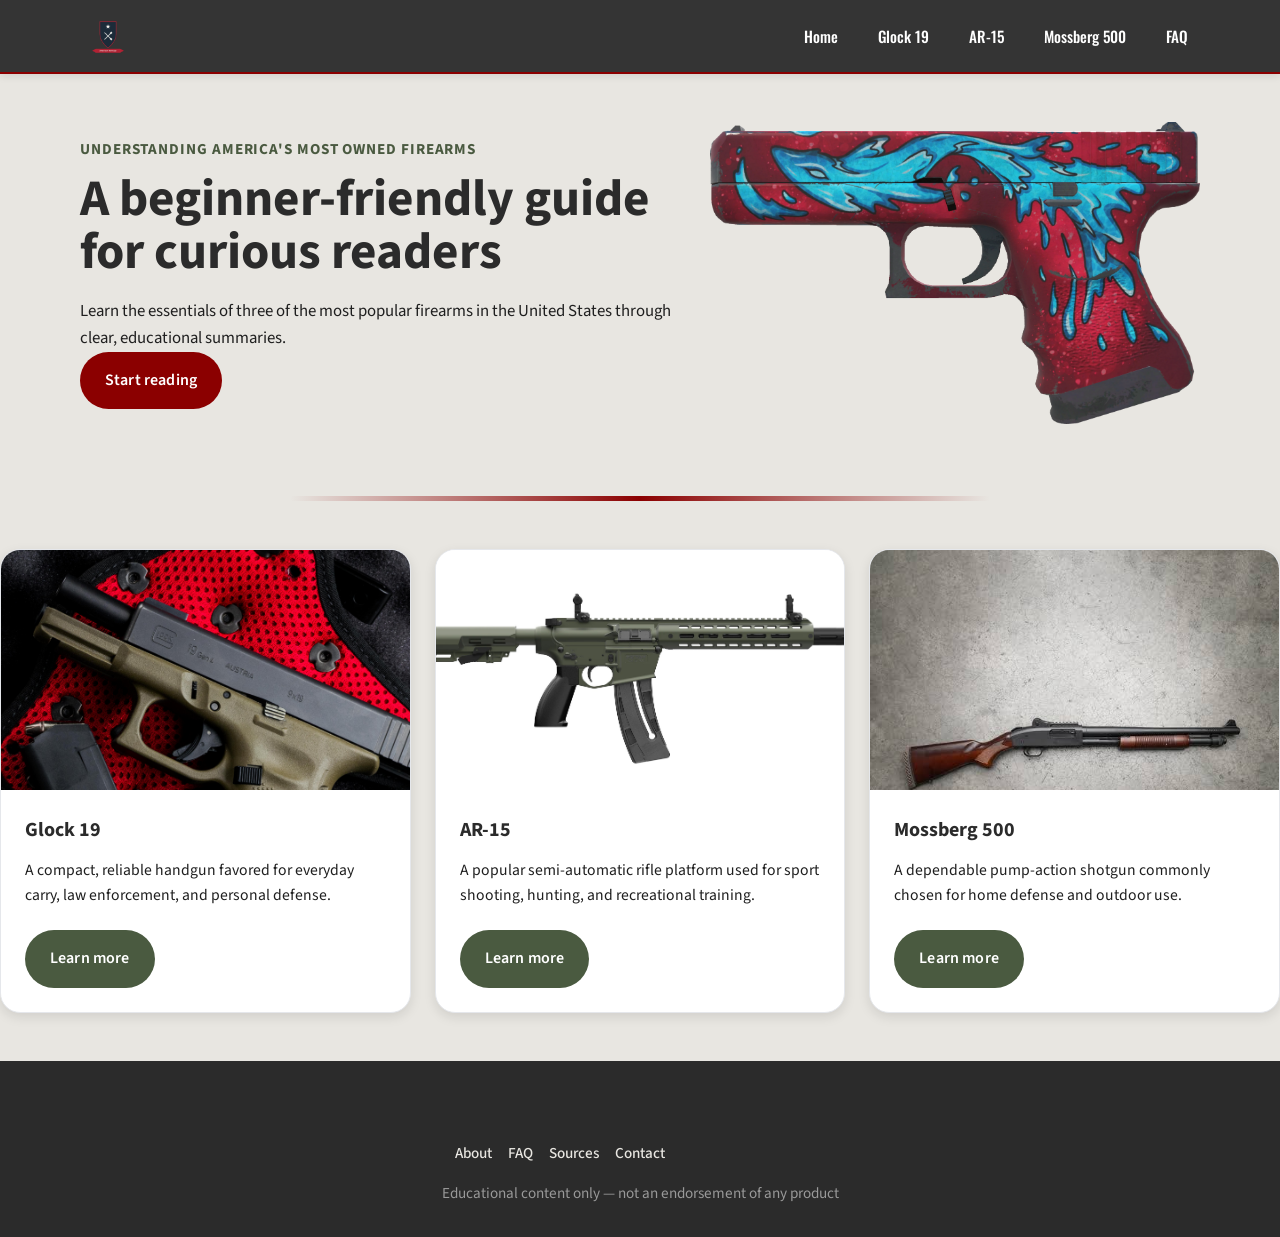
<file: index.html>
<!DOCTYPE html>
<html lang="en">
  <head>
    <meta charset="UTF-8" />
    <meta name="viewport" content="width=device-width, initial-scale=1.0" />
    <title>America's Most Owned Firearms</title>
    <link rel="stylesheet" href="yifu-zhang-site-plan/styles.css" />
  </head>
  <body>
    <header class="site-header">
      <div class="container header-inner">
        <a href="index.html" class="brand"><img src="yifu-zhang-site-plan/logo.png" alt="Site logo" /></a>
        <nav class="site-nav" aria-label="Main navigation">
          <a href="#home">Home</a>
          <a href="glock-19.html">Glock 19</a>
          <a href="ar-15.html">AR-15</a>
          <a href="mossberg-500.html">Mossberg 500</a>
          <a href="#faq">FAQ</a>
        </nav>
      </div>
    </header>

    <main>
      <section class="hero" id="home">
        <div class="container hero-grid">
          <div class="hero-copy">
            <p class="eyebrow">Understanding America's most owned firearms</p>
            <h1>A beginner-friendly guide for curious readers</h1>
            <p class="hero-text">
              Learn the essentials of three of the most popular firearms in the
              United States through clear, educational summaries.
            </p>
            <a href="#cards" class="btn btn-primary">Start reading</a>
          </div>
          <div class="hero-media" aria-hidden="true">
            <img src="yifu-zhang-site-plan/waterelemental-front.webp" alt="Water Elemental" />
          </div>
        </div>
      </section>

      <section class="overview-divider" aria-hidden="true"></section>

      <section class="card-grid" id="cards">
        <article class="card" id="glock-19">
          <div class="card-image"><img src="yifu-zhang-site-plan/glock19.jpg" alt="Glock 19" /></div>
          <div class="card-body">
            <h2>Glock 19</h2>
            <p>
              A compact, reliable handgun favored for everyday carry, law
              enforcement, and personal defense.
            </p>
            <a href="glock-19.html" class="btn btn-secondary">Learn more</a>
          </div>
        </article>

        <article class="card" id="ar-15">
          <div class="card-image"><img src="yifu-zhang-site-plan/ar15.jpg" alt="AR-15" /></div>
          <div class="card-body">
            <h2>AR-15</h2>
            <p>
              A popular semi-automatic rifle platform used for sport shooting,
              hunting, and recreational training.
            </p>
            <a href="ar-15.html" class="btn btn-secondary">Learn more</a>
          </div>
        </article>

        <article class="card" id="mossberg-500">
          <div class="card-image"><img src="yifu-zhang-site-plan/mossberg500.jpg" alt="Mossberg 500" /></div>
          <div class="card-body">
            <h2>Mossberg 500</h2>
            <p>
              A dependable pump-action shotgun commonly chosen for home defense
              and outdoor use.
            </p>
            <a href="mossberg-500.html" class="btn btn-secondary">Learn more</a>
          </div>
        </article>
      </section>
    </main>

    <footer class="site-footer">
      <div class="container footer-links">
        <a href="#about">About</a>
        <a href="#faq">FAQ</a>
        <a href="#sources">Sources</a>
        <a href="#contact">Contact</a>
      </div>
      <p>Educational content only — not an endorsement of any product</p>
    </footer>
  </body>
</html>
</file>
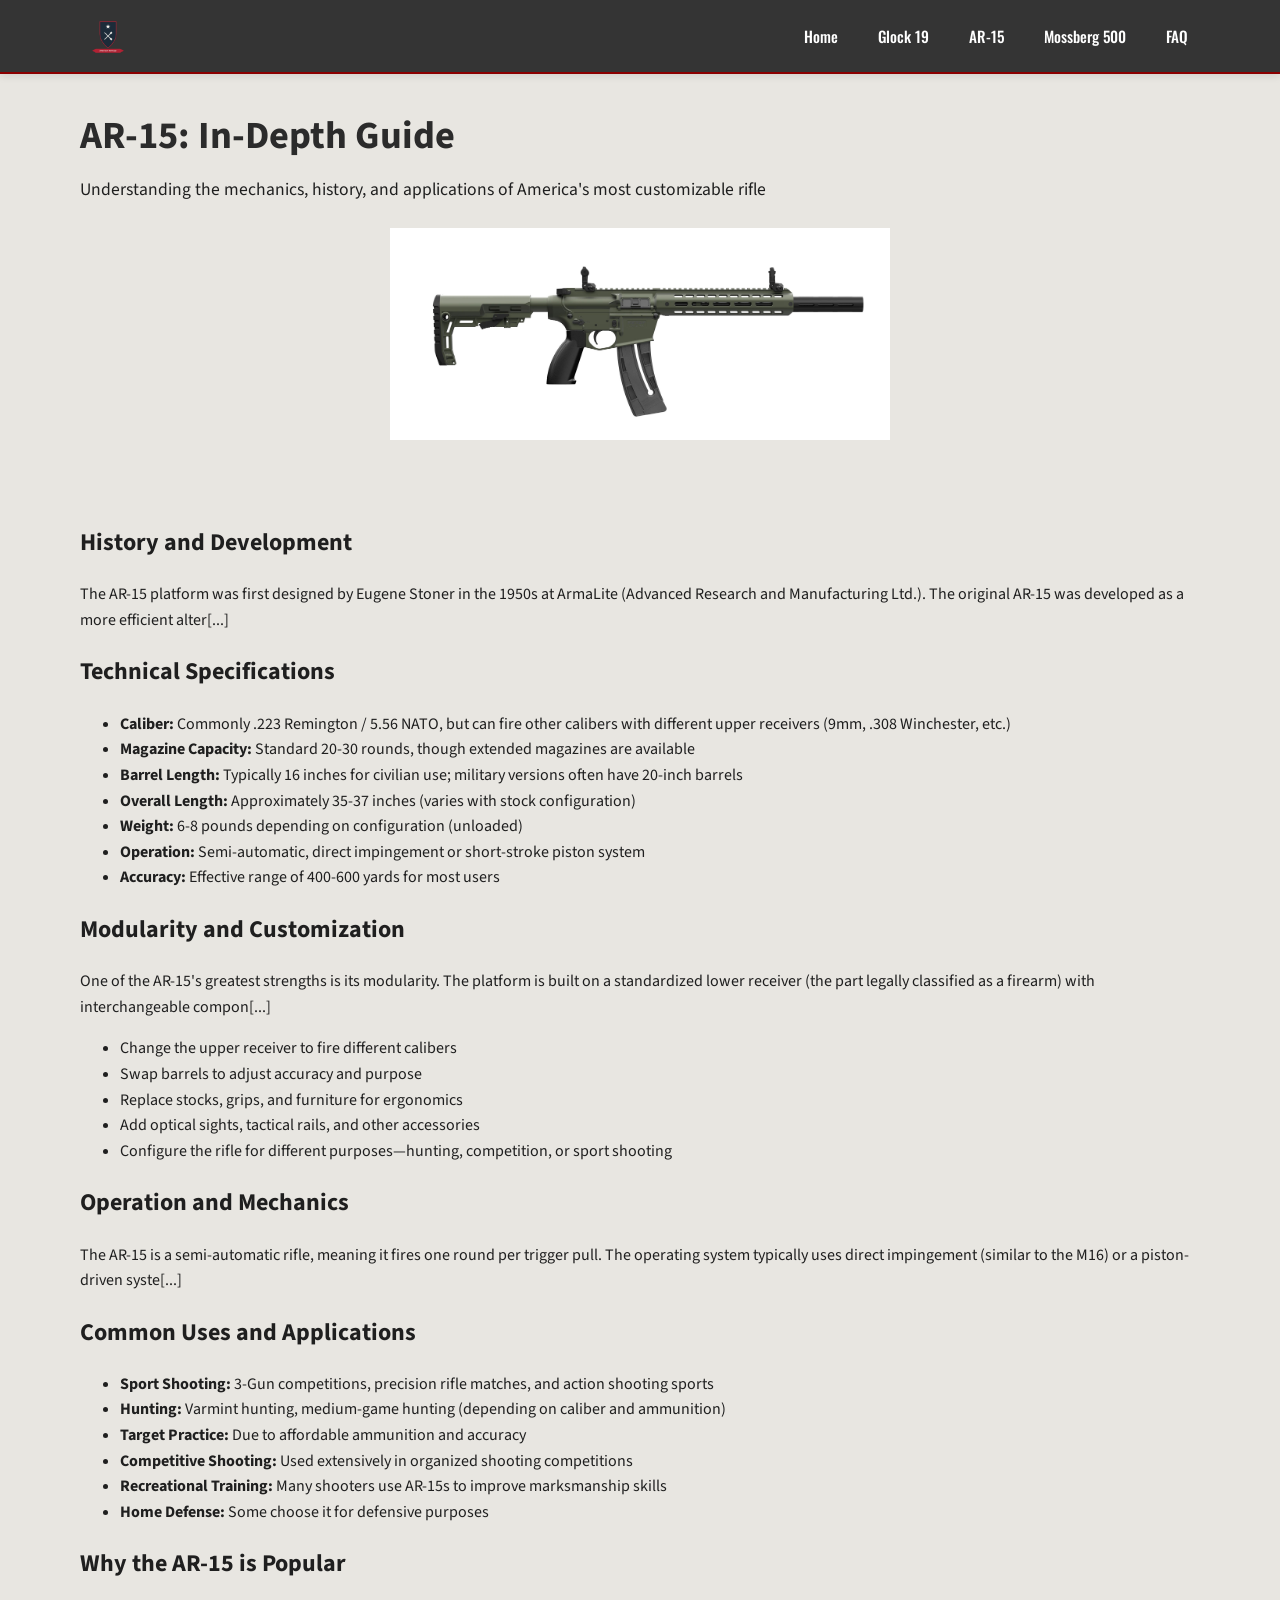
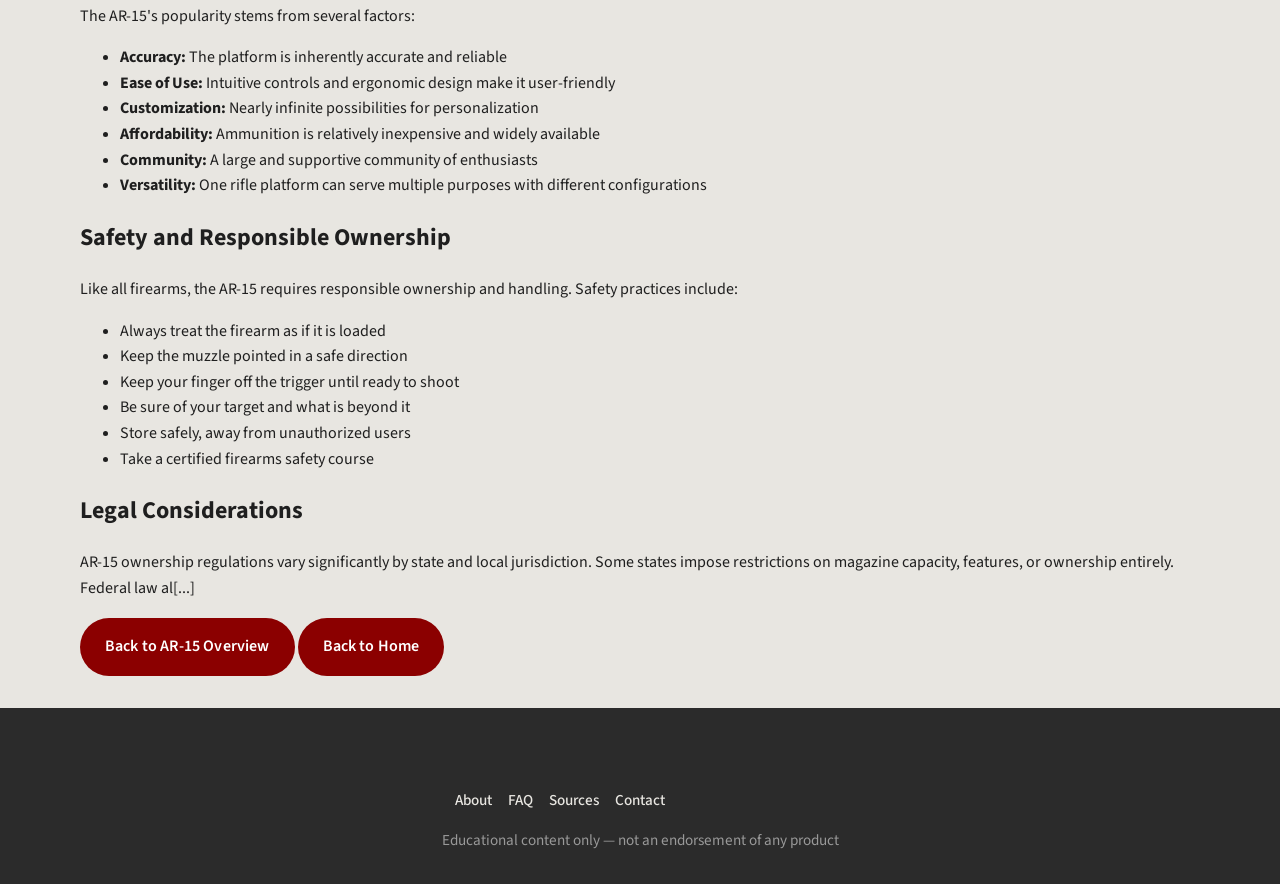
<file: ar-15-details.html>
<!DOCTYPE html>
<html lang="en">
  <head>
    <meta charset="UTF-8" />
    <meta name="viewport" content="width=device-width, initial-scale=1.0" />
    <title>AR-15 Details - In-Depth Guide</title>
    <link rel="stylesheet" href="yifu-zhang-site-plan/styles.css" />
  </head>
  <body>
    <header class="site-header">
      <div class="container header-inner">
        <a href="index.html" class="brand"><img src="yifu-zhang-site-plan/logo.png" alt="Site logo" /></a>
        <nav class="site-nav" aria-label="Main navigation">
          <a href="index.html#home">Home</a>
          <a href="glock-19.html">Glock 19</a>
          <a href="ar-15.html">AR-15</a>
          <a href="mossberg-500.html">Mossberg 500</a>
          <a href="faq.html">FAQ</a>
        </nav>
      </div>
    </header>

    <main>
      <section class="detail-hero">
        <div class="container">
          <h1>AR-15: In-Depth Guide</h1>
          <p class="subtitle">Understanding the mechanics, history, and applications of America's most customizable rifle</p>
          <img src="yifu-zhang-site-plan/ar15.jpg" alt="AR-15 rifle" />
        </div>
      </section>

      <section class="detail-content">
        <div class="container">
          <article>
            <h2>History and Development</h2>
            <p>
              The AR-15 platform was first designed by Eugene Stoner in the 1950s at ArmaLite (Advanced Research and Manufacturing Ltd.). The original AR-15 was developed as a more efficient alter[...]
            </p>

            <h2>Technical Specifications</h2>
            <ul>
              <li><strong>Caliber:</strong> Commonly .223 Remington / 5.56 NATO, but can fire other calibers with different upper receivers (9mm, .308 Winchester, etc.)</li>
              <li><strong>Magazine Capacity:</strong> Standard 20-30 rounds, though extended magazines are available</li>
              <li><strong>Barrel Length:</strong> Typically 16 inches for civilian use; military versions often have 20-inch barrels</li>
              <li><strong>Overall Length:</strong> Approximately 35-37 inches (varies with stock configuration)</li>
              <li><strong>Weight:</strong> 6-8 pounds depending on configuration (unloaded)</li>
              <li><strong>Operation:</strong> Semi-automatic, direct impingement or short-stroke piston system</li>
              <li><strong>Accuracy:</strong> Effective range of 400-600 yards for most users</li>
            </ul>

            <h2>Modularity and Customization</h2>
            <p>
              One of the AR-15's greatest strengths is its modularity. The platform is built on a standardized lower receiver (the part legally classified as a firearm) with interchangeable compon[...]
            </p>
            <ul>
              <li>Change the upper receiver to fire different calibers</li>
              <li>Swap barrels to adjust accuracy and purpose</li>
              <li>Replace stocks, grips, and furniture for ergonomics</li>
              <li>Add optical sights, tactical rails, and other accessories</li>
              <li>Configure the rifle for different purposes—hunting, competition, or sport shooting</li>
            </ul>

            <h2>Operation and Mechanics</h2>
            <p>
              The AR-15 is a semi-automatic rifle, meaning it fires one round per trigger pull. The operating system typically uses direct impingement (similar to the M16) or a piston-driven syste[...]
            </p>

            <h2>Common Uses and Applications</h2>
            <ul>
              <li><strong>Sport Shooting:</strong> 3-Gun competitions, precision rifle matches, and action shooting sports</li>
              <li><strong>Hunting:</strong> Varmint hunting, medium-game hunting (depending on caliber and ammunition)</li>
              <li><strong>Target Practice:</strong> Due to affordable ammunition and accuracy</li>
              <li><strong>Competitive Shooting:</strong> Used extensively in organized shooting competitions</li>
              <li><strong>Recreational Training:</strong> Many shooters use AR-15s to improve marksmanship skills</li>
              <li><strong>Home Defense:</strong> Some choose it for defensive purposes</li>
            </ul>

            <h2>Why the AR-15 is Popular</h2>
            <p>
              The AR-15's popularity stems from several factors:
            </p>
            <ul>
              <li><strong>Accuracy:</strong> The platform is inherently accurate and reliable</li>
              <li><strong>Ease of Use:</strong> Intuitive controls and ergonomic design make it user-friendly</li>
              <li><strong>Customization:</strong> Nearly infinite possibilities for personalization</li>
              <li><strong>Affordability:</strong> Ammunition is relatively inexpensive and widely available</li>
              <li><strong>Community:</strong> A large and supportive community of enthusiasts</li>
              <li><strong>Versatility:</strong> One rifle platform can serve multiple purposes with different configurations</li>
            </ul>

            <h2>Safety and Responsible Ownership</h2>
            <p>
              Like all firearms, the AR-15 requires responsible ownership and handling. Safety practices include:
            </p>
            <ul>
              <li>Always treat the firearm as if it is loaded</li>
              <li>Keep the muzzle pointed in a safe direction</li>
              <li>Keep your finger off the trigger until ready to shoot</li>
              <li>Be sure of your target and what is beyond it</li>
              <li>Store safely, away from unauthorized users</li>
              <li>Take a certified firearms safety course</li>
            </ul>

            <h2>Legal Considerations</h2>
            <p>
              AR-15 ownership regulations vary significantly by state and local jurisdiction. Some states impose restrictions on magazine capacity, features, or ownership entirely. Federal law al[...]
            </p>

            <a href="ar-15.html" class="btn btn-primary">Back to AR-15 Overview</a>
            <a href="index.html" class="btn btn-primary">Back to Home</a>
          </article>
        </div>
      </section>
    </main>

    <footer class="site-footer">
      <div class="container footer-links">
        <a href="#about">About</a>
        <a href="faq.html">FAQ</a>
        <a href="#sources">Sources</a>
        <a href="#contact">Contact</a>
      </div>
      <p>Educational content only — not an endorsement of any product</p>
    </footer>
  </body>
</html>
</file>
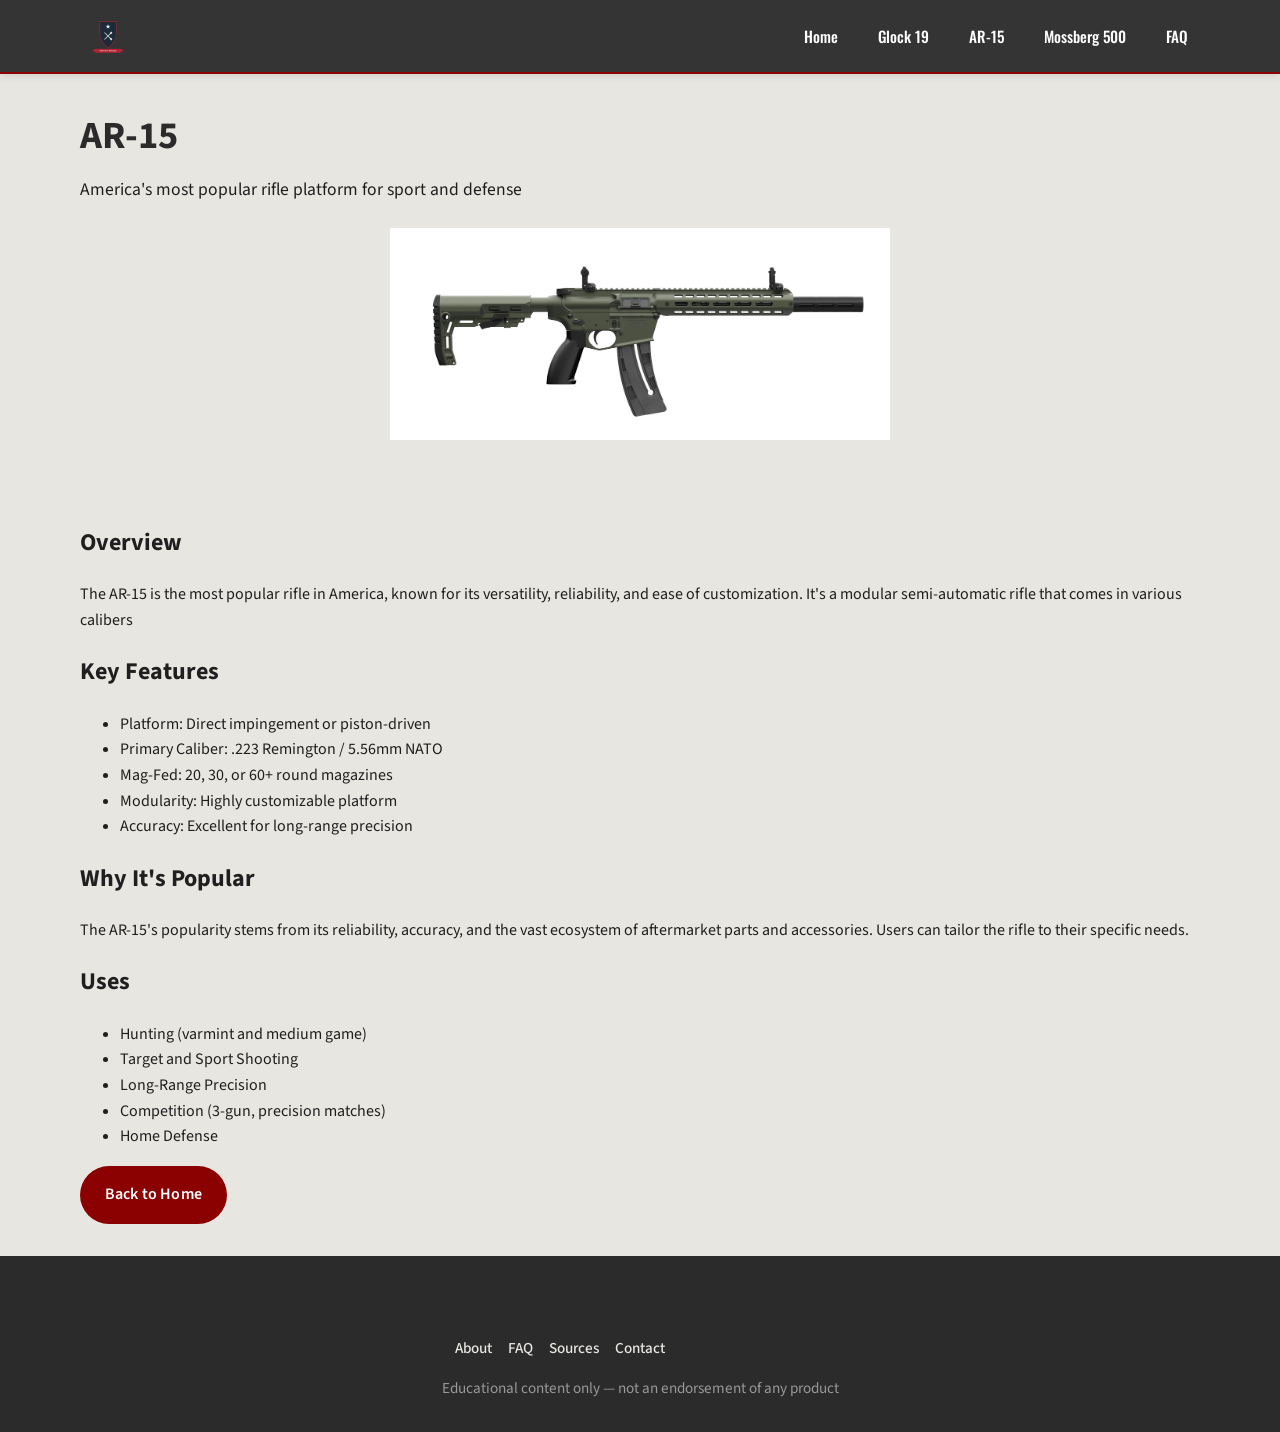
<file: ar-15.html>
<!DOCTYPE html>
<html lang="en">
  <head>
    <meta charset="UTF-8" />
    <meta name="viewport" content="width=device-width, initial-scale=1.0" />
    <title>AR-15 - America's Most Owned Firearms</title>
    <link rel="stylesheet" href="yifu-zhang-site-plan/styles.css" />
  </head>
  <body>
    <header class="site-header">
      <div class="container header-inner">
        <a href="index.html" class="brand"><img src="yifu-zhang-site-plan/logo.png" alt="Site logo" /></a>
        <nav class="site-nav" aria-label="Main navigation">
          <a href="index.html">Home</a>
          <a href="glock-19.html">Glock 19</a>
          <a href="ar-15.html">AR-15</a>
          <a href="mossberg-500.html">Mossberg 500</a>
          <a href="faq.html">FAQ</a>
        </nav>
      </div>
    </header>

    <main>
      <section class="detail-hero">
        <div class="container">
          <h1>AR-15</h1>
          <p class="subtitle">America's most popular rifle platform for sport and defense</p>
          <img src="yifu-zhang-site-plan/ar15.jpg" alt="AR-15 rifle" />
        </div>
      </section>

      <section class="detail-content">
        <div class="container">
          <article>
            <h2>Overview</h2>
            <p>
              The AR-15 is the most popular rifle in America, known for its versatility, reliability, and ease of customization. It's a modular semi-automatic rifle that comes in various calibers 
            </p>

            <h2>Key Features</h2>
            <ul>
              <li>Platform: Direct impingement or piston-driven</li>
              <li>Primary Caliber: .223 Remington / 5.56mm NATO</li>
              <li>Mag-Fed: 20, 30, or 60+ round magazines</li>
              <li>Modularity: Highly customizable platform</li>
              <li>Accuracy: Excellent for long-range precision</li>
            </ul>

            <h2>Why It's Popular</h2>
            <p>
              The AR-15's popularity stems from its reliability, accuracy, and the vast ecosystem of aftermarket parts and accessories. Users can tailor the rifle to their specific needs.
            </p>

            <h2>Uses</h2>
            <ul>
              <li>Hunting (varmint and medium game)</li>
              <li>Target and Sport Shooting</li>
              <li>Long-Range Precision</li>
              <li>Competition (3-gun, precision matches)</li>
              <li>Home Defense</li>
            </ul>

            <a href="index.html" class="btn btn-primary">Back to Home</a>
          </article>
        </div>
      </section>
    </main>

    <footer class="site-footer">
      <div class="container footer-links">
        <a href="#about">About</a>
        <a href="faq.html">FAQ</a>
        <a href="#sources">Sources</a>
        <a href="#contact">Contact</a>
      </div>
      <p>Educational content only — not an endorsement of any product</p>
    </footer>
  </body>
</html>
</file>
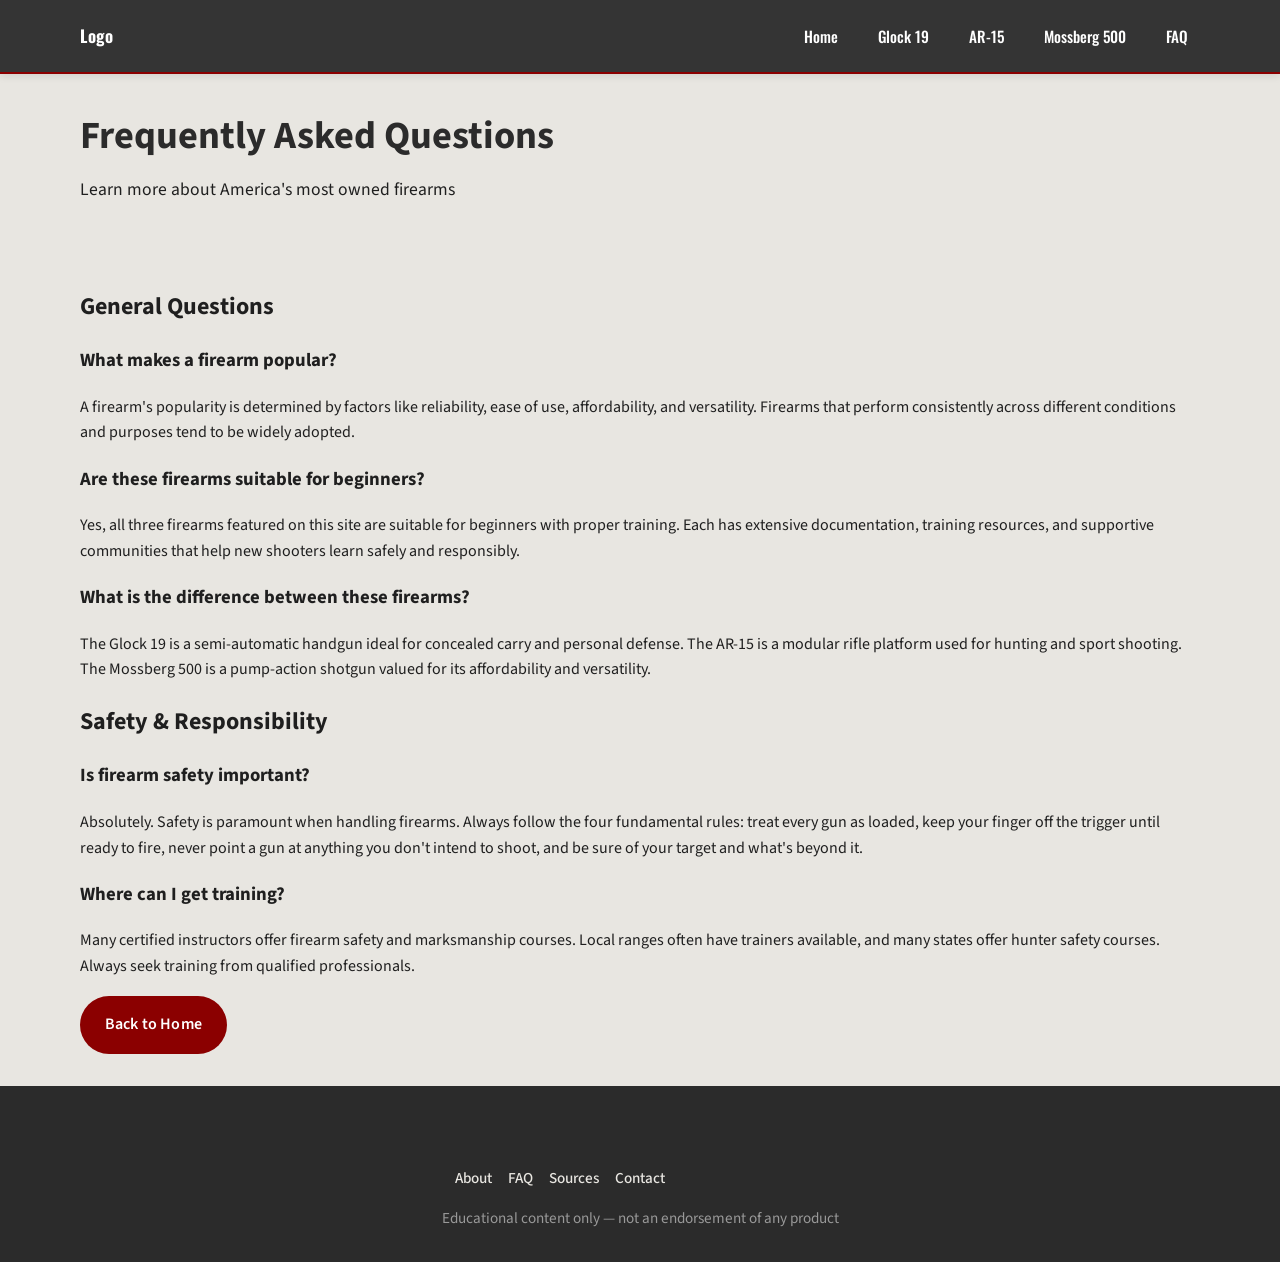
<file: faq.html>
<!DOCTYPE html>
<html lang="en">
  <head>
    <meta charset="UTF-8" />
    <meta name="viewport" content="width=device-width, initial-scale=1.0" />
    <title>FAQ - America's Most Owned Firearms</title>
    <link rel="stylesheet" href="yifu-zhang-site-plan/styles.css" />
  </head>
  <body>
    <header class="site-header">
      <div class="container header-inner">
        <a href="index.html" class="brand">Logo</a>
        <nav class="site-nav" aria-label="Main navigation">
          <a href="index.html">Home</a>
          <a href="glock-19.html">Glock 19</a>
          <a href="ar-15.html">AR-15</a>
          <a href="mossberg-500.html">Mossberg 500</a>
          <a href="faq.html">FAQ</a>
        </nav>
      </div>
    </header>

    <main>
      <section class="detail-hero">
        <div class="container">
          <h1>Frequently Asked Questions</h1>
          <p class="subtitle">Learn more about America's most owned firearms</p>
        </div>
      </section>

      <section class="detail-content">
        <div class="container">
          <article>
            <h2>General Questions</h2>
            
            <h3>What makes a firearm popular?</h3>
            <p>
              A firearm's popularity is determined by factors like reliability, ease of use, affordability, and versatility. Firearms that perform consistently across different conditions and purposes tend to be widely adopted.
            </p>

            <h3>Are these firearms suitable for beginners?</h3>
            <p>
              Yes, all three firearms featured on this site are suitable for beginners with proper training. Each has extensive documentation, training resources, and supportive communities that help new shooters learn safely and responsibly.
            </p>

            <h3>What is the difference between these firearms?</h3>
            <p>
              The Glock 19 is a semi-automatic handgun ideal for concealed carry and personal defense. The AR-15 is a modular rifle platform used for hunting and sport shooting. The Mossberg 500 is a pump-action shotgun valued for its affordability and versatility.
            </p>

            <h2>Safety & Responsibility</h2>
            
            <h3>Is firearm safety important?</h3>
            <p>
              Absolutely. Safety is paramount when handling firearms. Always follow the four fundamental rules: treat every gun as loaded, keep your finger off the trigger until ready to fire, never point a gun at anything you don't intend to shoot, and be sure of your target and what's beyond it.
            </p>

            <h3>Where can I get training?</h3>
            <p>
              Many certified instructors offer firearm safety and marksmanship courses. Local ranges often have trainers available, and many states offer hunter safety courses. Always seek training from qualified professionals.
            </p>

            <a href="index.html" class="btn btn-primary">Back to Home</a>
          </article>
        </div>
      </section>
    </main>

    <footer class="site-footer">
      <div class="container footer-links">
        <a href="#about">About</a>
        <a href="faq.html">FAQ</a>
        <a href="#sources">Sources</a>
        <a href="#contact">Contact</a>
      </div>
      <p>Educational content only — not an endorsement of any product</p>
    </footer>
  </body>
</html>
</file>
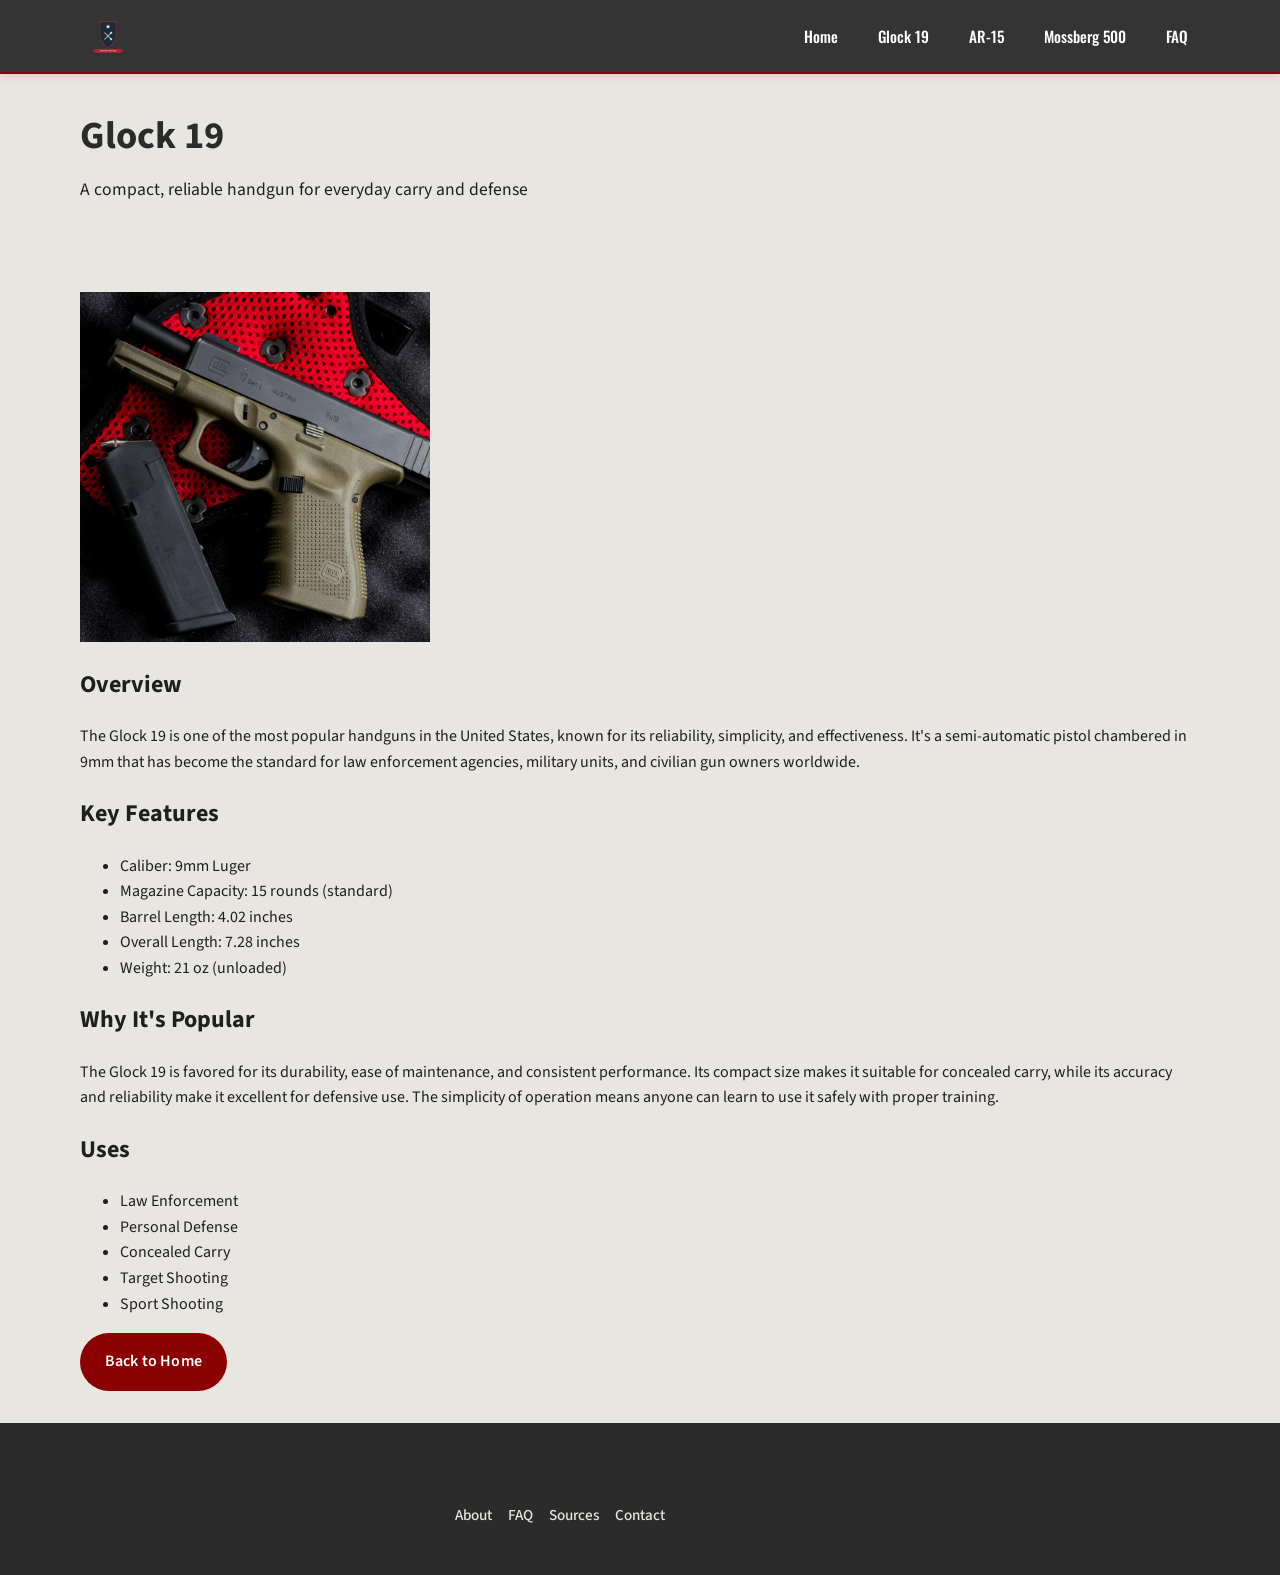
<file: glock-19.html>
<!DOCTYPE html>
<html lang="en">
  <head>
    <meta charset="UTF-8" />
    <meta name="viewport" content="width=device-width, initial-scale=1.0" />
    <title>Glock 19 - America's Most Owned Firearms</title>
    <link rel="stylesheet" href="yifu-zhang-site-plan/styles.css" />
  </head>
  <body>
    <header class="site-header">
      <div class="container header-inner">
        <a href="index.html" class="brand"><img src="yifu-zhang-site-plan/logo.png" alt="Site logo" /></a>
        <nav class="site-nav" aria-label="Main navigation">
          <a href="index.html">Home</a>
          <a href="glock-19.html">Glock 19</a>
          <a href="ar-15.html">AR-15</a>
          <a href="mossberg-500.html">Mossberg 500</a>
          <a href="faq.html">FAQ</a>
        </nav>
      </div>
    </header>

    <main>
      <section class="detail-hero">
        <div class="container">
          <h1>Glock 19</h1>
          <p class="subtitle">A compact, reliable handgun for everyday carry and defense</p>
        </div>
      </section>

      <section class="detail-content">
        <div class="container">
          <article>
            <img src="glock19.jpg" alt="Glock 19 handgun" class="detail-image" />
            
            <h2>Overview</h2>
            <p>
              The Glock 19 is one of the most popular handguns in the United States, known for its reliability, simplicity, and effectiveness. It's a semi-automatic pistol chambered in 9mm that has become the standard for law enforcement agencies, military units, and civilian gun owners worldwide.
            </p>

            <h2>Key Features</h2>
            <ul>
              <li>Caliber: 9mm Luger</li>
              <li>Magazine Capacity: 15 rounds (standard)</li>
              <li>Barrel Length: 4.02 inches</li>
              <li>Overall Length: 7.28 inches</li>
              <li>Weight: 21 oz (unloaded)</li>
            </ul>

            <h2>Why It's Popular</h2>
            <p>
              The Glock 19 is favored for its durability, ease of maintenance, and consistent performance. Its compact size makes it suitable for concealed carry, while its accuracy and reliability make it excellent for defensive use. The simplicity of operation means anyone can learn to use it safely with proper training.
            </p>

            <h2>Uses</h2>
            <ul>
              <li>Law Enforcement</li>
              <li>Personal Defense</li>
              <li>Concealed Carry</li>
              <li>Target Shooting</li>
              <li>Sport Shooting</li>
            </ul>

            <a href="index.html" class="btn btn-primary">Back to Home</a>
          </article>
        </div>
      </section>
    </main>

    <footer class="site-footer">
      <div class="container footer-links">
        <a href="#about">About</a>
        <a href="faq.html">FAQ</a>
        <a href="#sources">Sources</a>
        <a href="#contact">Contact</a>
      </div>
    </footer>
  </body>
</html>
</file>
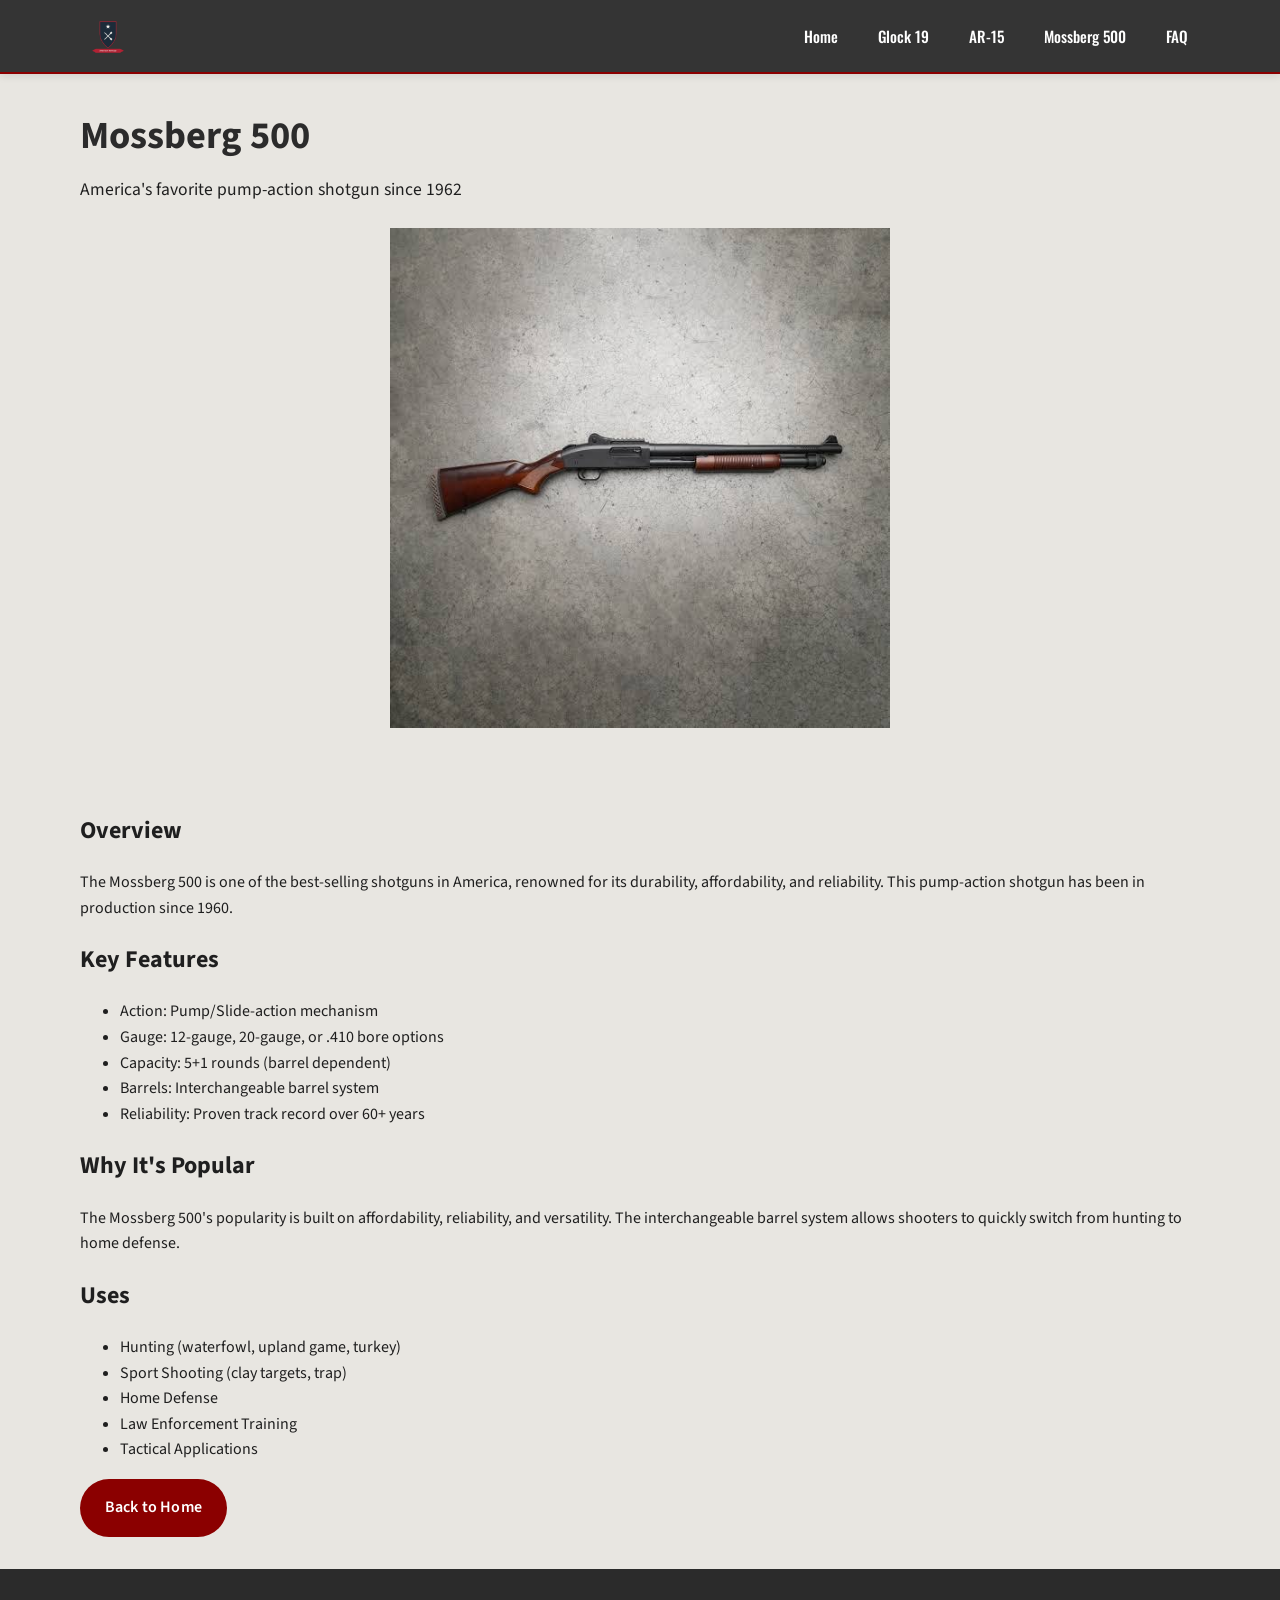
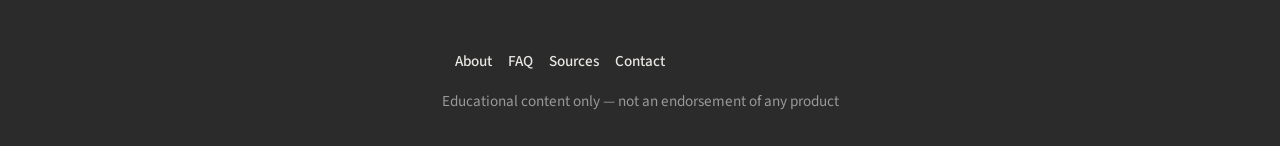
<file: mossberg-500.html>
<!DOCTYPE html>
<html lang="en">
  <head>
    <meta charset="UTF-8" />
    <meta name="viewport" content="width=device-width, initial-scale=1.0" />
    <title>Mossberg 500 - America's Most Owned Firearms</title>
    <link rel="stylesheet" href="yifu-zhang-site-plan/styles.css" />
  </head>
  <body>
    <header class="site-header">
      <div class="container header-inner">
        <a href="index.html" class="brand"><img src="yifu-zhang-site-plan/logo.png" alt="Site logo" /></a>
        <nav class="site-nav" aria-label="Main navigation">
          <a href="index.html">Home</a>
          <a href="glock-19.html">Glock 19</a>
          <a href="ar-15.html">AR-15</a>
          <a href="mossberg-500.html">Mossberg 500</a>
          <a href="faq.html">FAQ</a>
        </nav>
      </div>
    </header>

    <main>
      <section class="detail-hero">
        <div class="container">
          <h1>Mossberg 500</h1>
          <p class="subtitle">America's favorite pump-action shotgun since 1962</p>
          <img src="yifu-zhang-site-plan/mossberg500.jpg" alt="Mossberg 500 shotgun" />
        </div>
      </section>

      <section class="detail-content">
        <div class="container">
          <article>
            <h2>Overview</h2>
            <p>
              The Mossberg 500 is one of the best-selling shotguns in America, renowned for its durability, affordability, and reliability. This pump-action shotgun has been in production since 1960.
            </p>

            <h2>Key Features</h2>
            <ul>
              <li>Action: Pump/Slide-action mechanism</li>
              <li>Gauge: 12-gauge, 20-gauge, or .410 bore options</li>
              <li>Capacity: 5+1 rounds (barrel dependent)</li>
              <li>Barrels: Interchangeable barrel system</li>
              <li>Reliability: Proven track record over 60+ years</li>
            </ul>

            <h2>Why It's Popular</h2>
            <p>
              The Mossberg 500's popularity is built on affordability, reliability, and versatility. The interchangeable barrel system allows shooters to quickly switch from hunting to home defense.
            </p>

            <h2>Uses</h2>
            <ul>
              <li>Hunting (waterfowl, upland game, turkey)</li>
              <li>Sport Shooting (clay targets, trap)</li>
              <li>Home Defense</li>
              <li>Law Enforcement Training</li>
              <li>Tactical Applications</li>
            </ul>

            <a href="index.html" class="btn btn-primary">Back to Home</a>
          </article>
        </div>
      </section>
    </main>

    <footer class="site-footer">
      <div class="container footer-links">
        <a href="#about">About</a>
        <a href="faq.html">FAQ</a>
        <a href="#sources">Sources</a>
        <a href="#contact">Contact</a>
      </div>
      <p>Educational content only — not an endorsement of any product</p>
    </footer>
  </body>
</html>
</file>
<file: yifu-zhang-site-plan/styles.css>
@import url('https://fonts.googleapis.com/css2?family=Oswald:wght@400;600;700&family=Source+Sans+Pro:wght@400;600&display=swap');

/* ============================================
   Color Palette
   ============================================ */
:root {
  --primary: #2B2B2B;           /* Gunmetal black-gray */
  --accent: #8B0000;            /* Dark red */
  --background: #E8E6E1;        /* Light khaki gray */
  --text: #1F1F1F;              /* Deep charcoal */
  --secondary: #4A5A40;         /* Olive green */
  
  /* Additional utility colors */
  --white: #FFFFFF;
  --gray-light: #F5F3F0;
  --gray-medium: #999999;
  --shadow: rgba(0, 0, 0, 0.1);
  
  color-scheme: light;
  font-family: 'Source Sans Pro', Inter, system-ui, -apple-system, BlinkMacSystemFont, "Segoe UI", sans-serif;
  line-height: 1.6;
}

* {
  box-sizing: border-box;
}

body {
  margin: 0;
  min-height: 100vh;
  background: var(--background);
  color: var(--text);
}

a {
  color: var(--accent);
  text-decoration: none;
  transition: color 0.3s ease;
}

a:hover {
  color: var(--secondary);
}

img {
  max-width: 100%;
  display: block;
  height: auto;
}

.container {
  width: min(1120px, calc(100% - 2rem));
  margin: 0 auto;
}

/* ============================================
   Header
   ============================================ */
.site-header {
  position: sticky;
  top: 0;
  z-index: 5;
  background: rgba(43, 43, 43, 0.95);
  backdrop-filter: blur(12px);
  border-bottom: 2px solid var(--accent);
  font-family: 'Oswald', sans-serif;
  box-shadow: 0 2px 8px var(--shadow);
}

.header-inner {
  display: flex;
  align-items: center;
  justify-content: space-between;
  gap: 1rem;
  padding: 1rem 0;
}

.brand {
  font-weight: 700;
  font-size: 1.05rem;
  letter-spacing: 0.04em;
  padding: 0;
  border: none;
  border-radius: 0;
  background: transparent;
  display: flex;
  align-items: center;
  flex-shrink: 0;
  color: var(--white);
}

.brand img {
  height: 40px;
  width: auto;
}

.site-nav {
  display: flex;
  flex-wrap: wrap;
  gap: 1rem;
  font-size: 0.95rem;
}

.site-nav a {
  color: var(--white);
  font-weight: 500;
  padding: 0.5rem 0.75rem;
  border-radius: 4px;
  transition: all 0.3s ease;
}

.site-nav a:hover {
  background-color: rgba(139, 0, 0, 0.2);
  color: var(--accent);
}

/* ============================================
   Hero Section
   ============================================ */
.hero {
  padding: 3rem 0 2.5rem;
  background: var(--background);
}

.hero-grid {
  display: grid;
  gap: 2rem;
  align-items: center;
  grid-template-columns: 1.1fr 0.9fr;
}

.hero-copy {
  max-width: 640px;
}

.eyebrow {
  margin: 0 0 0.75rem;
  font-size: 0.95rem;
  color: var(--secondary);
  font-weight: 700;
  letter-spacing: 0.06em;
  text-transform: uppercase;
}

.hero-copy h1 {
  margin: 0;
  font-size: clamp(2.5rem, 4vw, 4.5rem);
  line-height: 1.02;
  color: var(--primary);
}

.hero-text {
  margin: 1.25rem 0 0;
  max-width: 40rem;
  color: var(--text);
  font-size: 1.05rem;
}

/* ============================================
   Buttons
   ============================================ */
.btn {
  display: inline-flex;
  align-items: center;
  justify-content: center;
  padding: 0.95rem 1.5rem;
  border-radius: 999px;
  font-weight: 600;
  letter-spacing: 0.01em;
  transition: transform 0.2s ease, background-color 0.2s ease, color 0.2s ease;
  border: none;
  cursor: pointer;
}

.btn:hover {
  transform: translateY(-2px);
  box-shadow: 0 4px 12px var(--shadow);
}

.btn-primary {
  background: var(--accent);
  color: var(--white);
  border: 1px solid transparent;
}

.btn-primary:hover {
  background: #A50000;
}

.btn-secondary {
  background: var(--secondary);
  color: var(--white);
  border: 1px solid transparent;
}

.btn-secondary:hover {
  background: #5a6d50;
}

.hero-media {
  display: flex;
  justify-content: center;
  align-items: center;
}

.hero-media img {
  max-width: 100%;
  height: auto;
  max-height: 400px;
  object-fit: contain;
}

.hero-placeholder {
  min-height: 320px;
  width: 100%;
  background: linear-gradient(135deg, var(--gray-light) 0%, var(--background) 100%);
  border-radius: 1rem;
  border: 1px solid #e5e7eb;
  display: grid;
  place-items: center;
  color: var(--gray-medium);
  font-size: 1.05rem;
}

/* ============================================
   Divider
   ============================================ */
.overview-divider {
  margin: 2rem auto;
  height: 0.3rem;
  width: min(80%, 700px);
  border-radius: 999px;
  background: linear-gradient(90deg, transparent, var(--accent), transparent);
}

/* ============================================
   Card Grid Section
   ============================================ */
.card-grid {
  margin: 3rem auto 0;
  padding-bottom: 3rem;
  display: grid;
  gap: 1.5rem;
  grid-template-columns: repeat(3, minmax(0, 1fr));
}

/* ============================================
   Card Component
   ============================================ */
.card {
  background: var(--white);
  border: 1px solid #e5e7eb;
  border-radius: 1.25rem;
  overflow: hidden;
  box-shadow: 0 4px 12px var(--shadow);
  transition: all 0.3s ease;
  display: flex;
  flex-direction: column;
}

.card:hover {
  transform: translateY(-4px);
  box-shadow: 0 12px 24px rgba(0, 0, 0, 0.15);
  border-color: var(--accent);
}

.card-image {
  width: 100%;
  height: 240px;
  background: linear-gradient(180deg, var(--gray-light) 0%, var(--background) 100%);
  display: grid;
  place-items: center;
  color: var(--text);
  font-size: 1rem;
  font-weight: 600;
  overflow: hidden;
}

.card-image img {
  width: 100%;
  height: 100%;
  object-fit: cover;
  transition: transform 0.3s ease;
}

.card:hover .card-image img {
  transform: scale(1.05);
}

.card-body {
  padding: 1.5rem;
  flex-grow: 1;
  display: flex;
  flex-direction: column;
}

.card-body h2 {
  margin: 0 0 0.75rem;
  font-size: 1.25rem;
  color: var(--primary);
}

.card-body p {
  margin: 0 0 1.35rem;
  color: var(--text);
  font-size: 0.98rem;
  flex-grow: 1;
}

.card-body .btn {
  align-self: flex-start;
}

/* ============================================
   Detail Page Styling
   ============================================ */
.detail-hero {
  padding: 2rem 0;
  background: var(--background);
}

.detail-hero img {
  width: 100%;
  max-width: 500px;
  height: auto;
  object-fit: contain;
  margin: 1.5rem auto 0;
  display: block;
}

.detail-hero h1 {
  margin: 0 0 0.5rem;
  font-size: clamp(2rem, 3vw, 3.5rem);
  color: var(--primary);
}

.detail-hero .subtitle {
  margin: 0;
  font-size: 1.1rem;
  color: var(--text);
}

.detail-content {
  padding: 2rem 0;
}

.detail-image {
  max-width: 100%;
  height: auto;
  max-height: 350px;
  object-fit: contain;
  margin: 1.5rem 0;
}

/* ============================================
   Footer
   ============================================ */
.footer-links {
  display: flex;
  flex-wrap: wrap;
  justify-content: center;
  gap: 1rem;
  margin: 3rem 0 1rem;
  font-size: 0.95rem;
}

.footer-links a {
  color: var(--background);
  font-weight: 500;
  transition: color 0.3s ease;
}

.footer-links a:hover {
  color: var(--accent);
}

.site-footer {
  background: var(--primary);
  color: var(--white);
  text-align: center;
  padding: 2rem 0;
}

.site-footer p {
  margin: 1rem 0 0;
  color: var(--gray-medium);
  font-size: 0.95rem;
}

/* ============================================
   Responsive Design
   ============================================ */
@media (max-width: 900px) {
  .hero-grid {
    grid-template-columns: 1fr;
  }

  .card-grid {
    grid-template-columns: repeat(2, minmax(0, 1fr));
  }

  .hero-media img {
    max-height: 300px;
  }
}

@media (max-width: 640px) {
  .header-inner {
    flex-direction: column;
    align-items: start;
  }

  .site-nav {
    width: 100%;
    justify-content: space-between;
    flex-wrap: wrap;
  }

  .site-nav a {
    padding: 0.5rem 0.5rem;
    font-size: 0.9rem;
  }

  .card-grid {
    grid-template-columns: 1fr;
    gap: 1rem;
  }

  .card-image {
    height: 200px;
  }

  .hero {
    padding-top: 2rem;
    padding-bottom: 2rem;
  }

  .hero-copy h1 {
    font-size: 1.75rem;
  }

  .hero-media img {
    max-height: 200px;
  }

  .detail-hero img {
    max-width: 100%;
    max-height: 250px;
  }

  .detail-image {
    max-height: 250px;
  }

  .btn {
    padding: 0.85rem 1.25rem;
    font-size: 0.95rem;
  }
}
</file>
